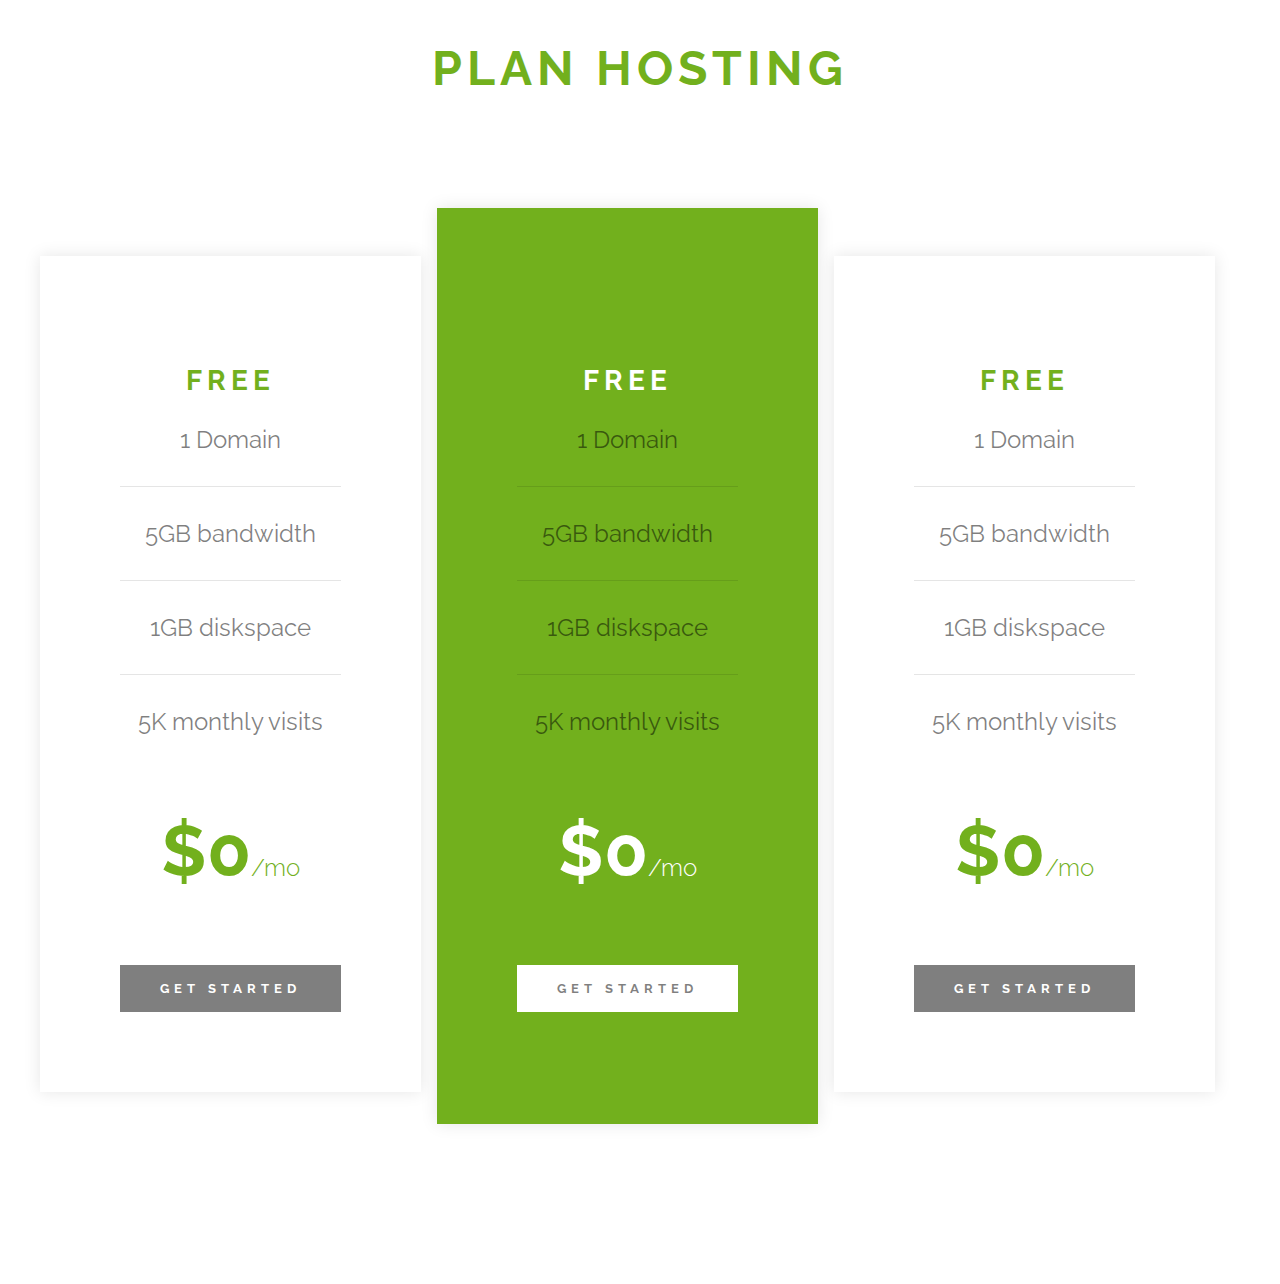
<file: 03-pricing-table/index.html>
<!DOCTYPE html>
<html lang="en">
<head>
  <meta charset="UTF-8">
  <meta name="viewport" content="width=device-width, initial-scale=1.0">
  <meta http-equiv="X-UA-Compatible" content="ie=edge">
  <link rel="stylesheet" href="css/style.css">
  <title>Pricing Table</title>
</head>
<body>
  <section class="pricing">
    <h2>Plan Hosting</h2>
    <div class="prices">

      <div class="price"> <!-- PRICE ONE -->
        <h3 class="price__title">Free</h3>
        <ul class="price__list">
          <li class="price__list-item">1 Domain</li>
          <li class="price__list-item">5GB bandwidth</li>
          <li class="price__list-item">1GB diskspace</li>
          <li class="price__list-item">5K monthly visits</li>
        </ul>
        <p class="price__cost">$0<span>/mo</span></p>
        <a href="#" class="btn">Get started</a>
      </div>

      <div class="price price--accent"> <!-- PRICE TWO -->
          <h3 class="price__title">Free</h3>
          <ul class="price__list">
            <li class="price__list-item">1 Domain</li>
            <li class="price__list-item">5GB bandwidth</li>
            <li class="price__list-item">1GB diskspace</li>
            <li class="price__list-item">5K monthly visits</li>
          </ul>
          <p class="price__cost">$0<span>/mo</span></p>
          <a href="#" class="btn btn--accent">Get started</a>
        </div>

        <div class="price"> <!-- PRICE Three -->
            <h3 class="price__title">Free</h3>
            <ul class="price__list">
              <li class="price__list-item">1 Domain</li>
              <li class="price__list-item">5GB bandwidth</li>
              <li class="price__list-item">1GB diskspace</li>
              <li class="price__list-item">5K monthly visits</li>
            </ul>
            <p class="price__cost">$0<span>/mo</span></p>
            <a href="#" class="btn">Get started</a>
          </div>
    </div>
  </section>
</body>
</html>
</file>
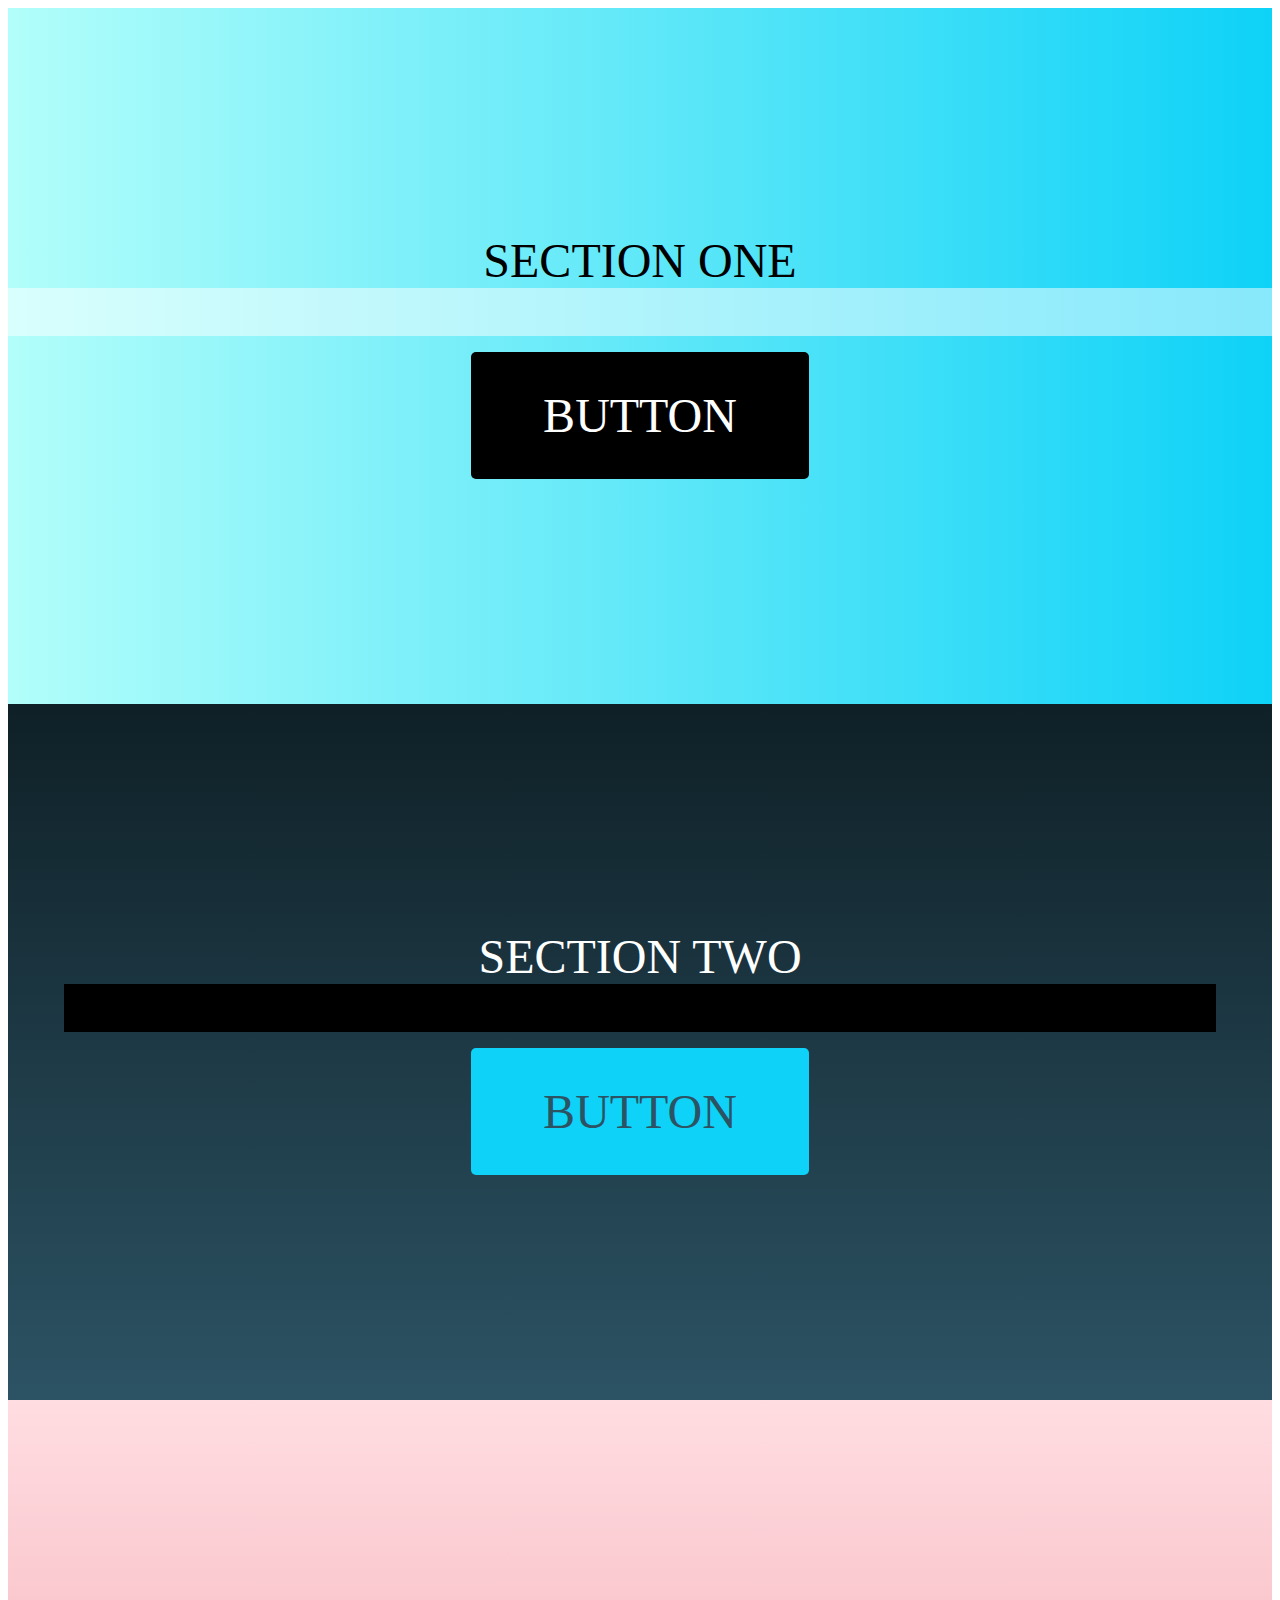
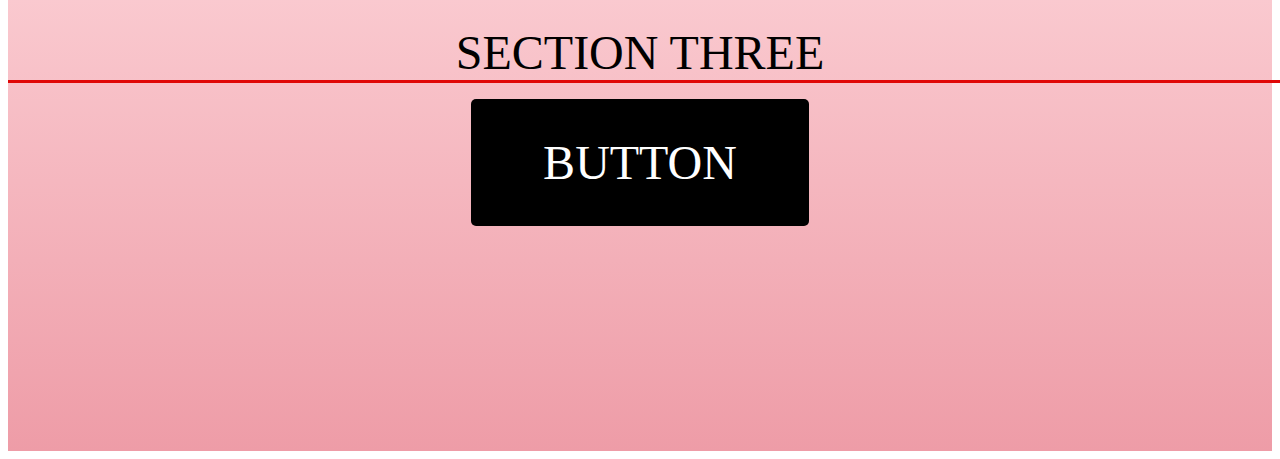
<file: 04 - Mixins/index.html>
<!DOCTYPE html>
<html lang="en">
<head>
  <meta charset="UTF-8">
  <meta name="viewport" content="width=device-width, initial-scale=1.0">
  <meta http-equiv="X-UA-Compatible" content="ie=edge">
  <title>Mixin Challenge</title>
  <link rel="stylesheet" href="css/styles.css">
</head>
<body>
  <div class="section-one">
    <div class="title">Section One</div>
    <a href="#" class="button-one">button</a>
  </div>

  <div class="section-two">
    <div class="title">Section Two</div>
    <a href="#" class="button-two">button</a>
  </div>

  <div class="section-three">
    <div class="title">Section Three</div>
    <a href="#" class="button-three">button</a>
  </div>
</body>
</html>
</file>
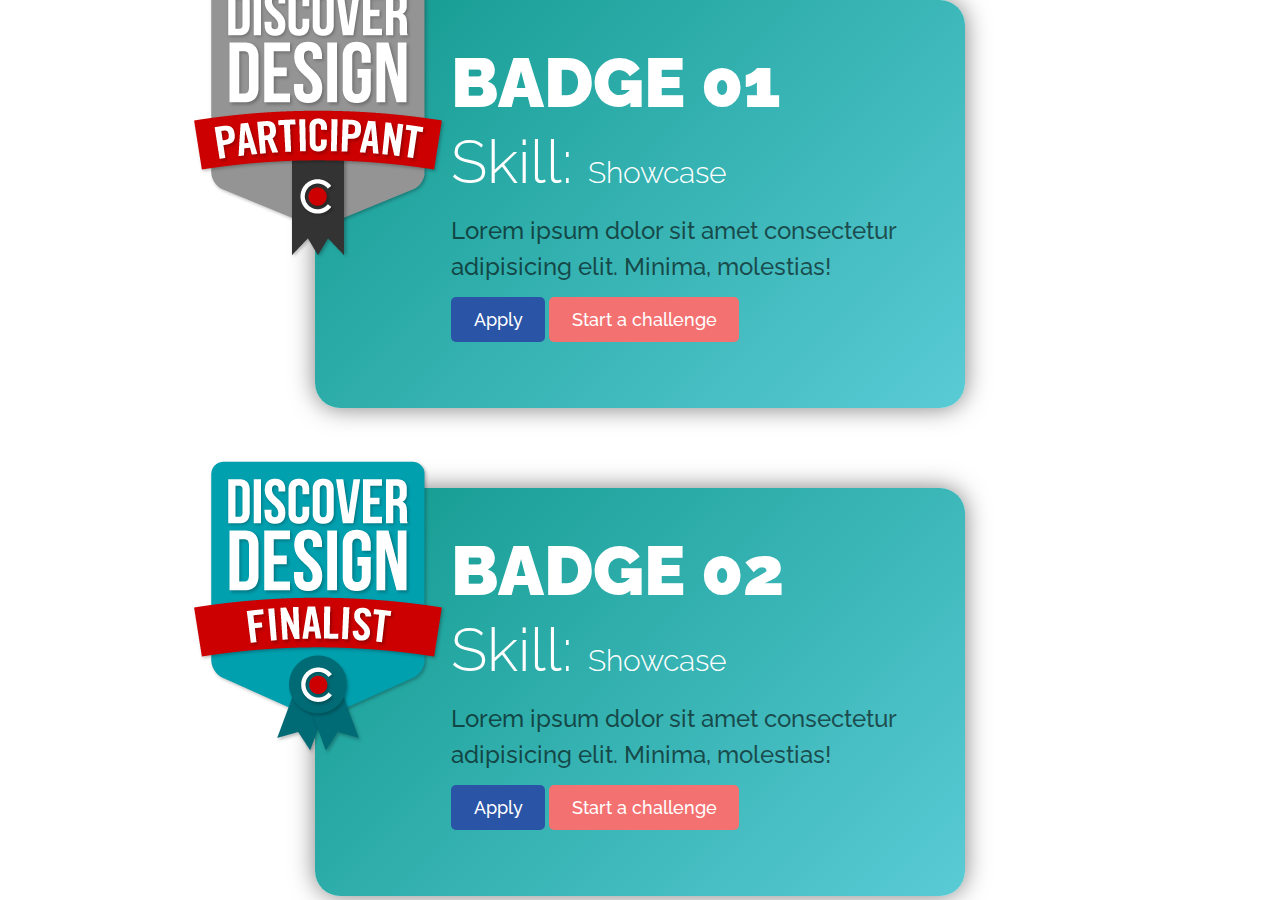
<file: 05-ecommerce-card/index.html>
<!DOCTYPE html>
<html lang="en">
<head>
  <meta charset="UTF-8">
  <meta name="viewport" content="width=device-width, initial-scale=1.0">
  <meta http-equiv="X-UA-Compatible" content="ie=edge">
  <link rel="stylesheet" href="css/styles.css">
  <title>Card Commerce</title>
</head>
<body>
  <div class="card">
    <h2 class="card__title">Badge 01</h2>
    <img src="img/DD_Participant.png" alt="" class="card__image">
    <p class="card__price">Skill: <span>Showcase</span></p>
    <p class="card__desc">Lorem ipsum dolor sit amet consectetur adipisicing elit. Minima, molestias!</p>
    <a href="#" class="btn btn--accent">Apply</a>
    <a href="#" class="btn">Start a challenge</a>
  </div>

  <div class="card">
    <h2 class="card__title">Badge 02</h2>
    <img src="img/DD_Finalist.png" alt="" class="card__image">
    <p class="card__price">Skill: <span>Showcase</span></p>
    <p class="card__desc">Lorem ipsum dolor sit amet consectetur adipisicing elit. Minima, molestias!</p>
    <a href="#" class="btn btn--accent">Apply</a>
    <a href="#" class="btn">Start a challenge</a>
  </div>
</body>
</html>
</file>
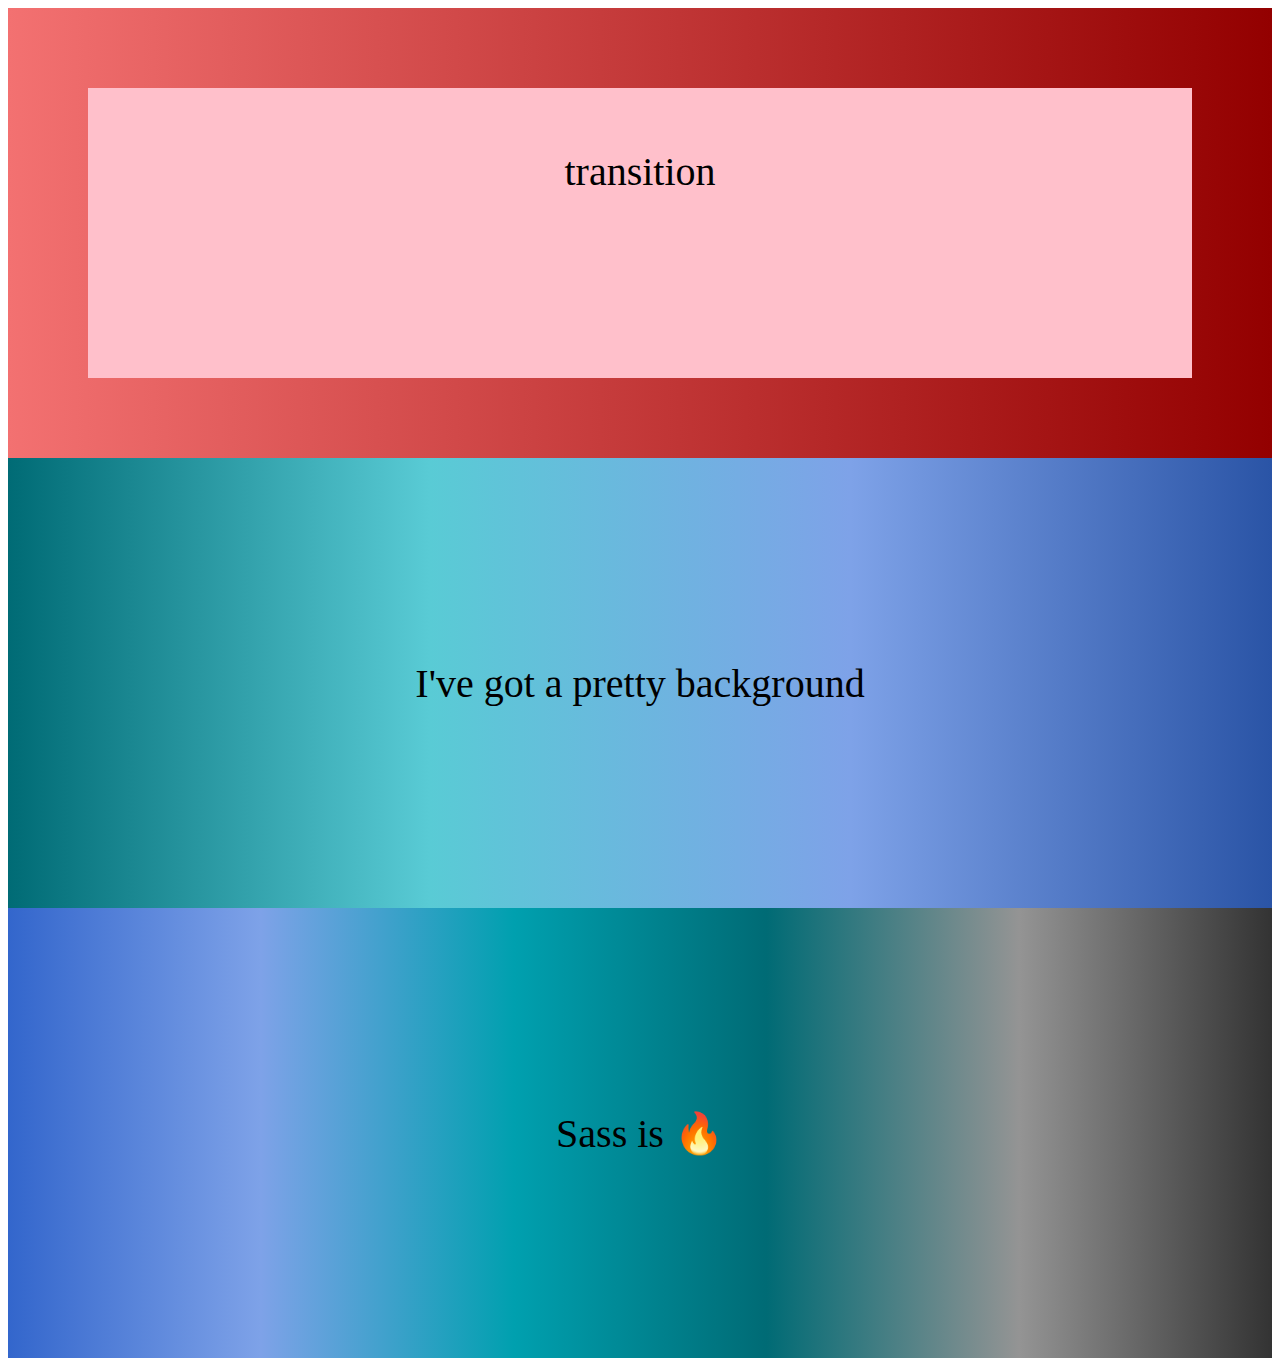
<file: 07-mixin-part-deux/index.html>
<!DOCTYPE html>
<html lang="en">
<head>
  <meta charset="UTF-8">
  <meta name="viewport" content="width=device-width, initial-scale=1.0">
  <meta http-equiv="X-UA-Compatible" content="ie=edge">
  <link rel="stylesheet" href="css/style.css">
  <title>MIXIN PART DEUX!!</title>
</head>
<body>
  <section class="challenge-part-one"> <div class="transition-box">
    <p>transition</p> </div>
    </section>
    <section class="challenge-part-two">
    I've got a pretty background
    </section>
    <section class="challenge-part-three">
    Sass is &#x1F525;
    </section>
</body>
</html>

<!-- 

  1. Create 3 lists 
    1.1 - 2 colors
    1.2 - 4 colors
    1.3 - 6 colors
  2. Create @mixin gradient(args...) 
    2.1 - accepts as many arguments as you want
    2.2 - outputs a gradient

-->
</file>
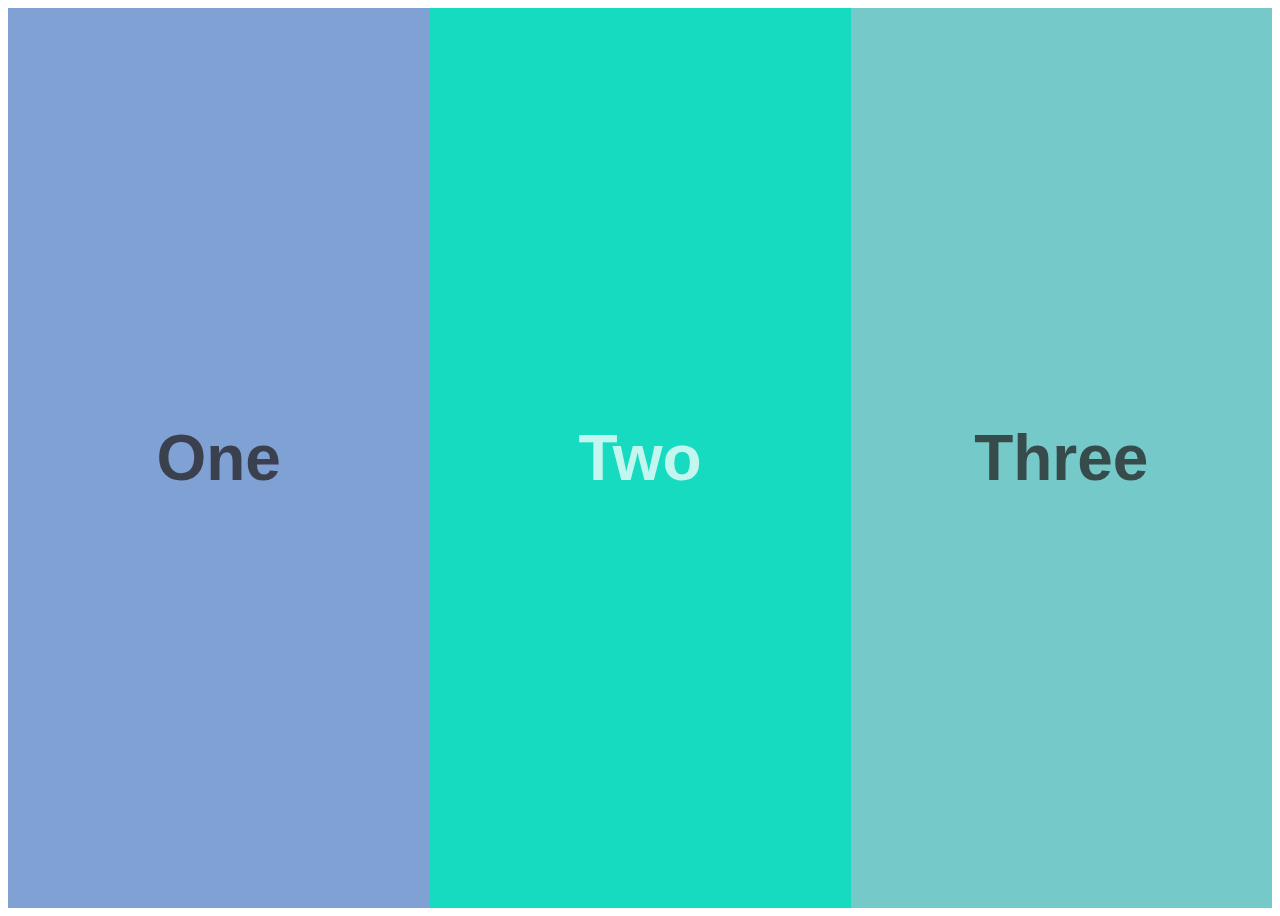
<file: 09-FUNCTIONS/index.html>
<!DOCTYPE html>
<html lang="en">
<head>
  <meta charset="UTF-8">
  <meta name="viewport" content="width=device-width, initial-scale=1.0">
  <meta http-equiv="X-UA-Compatible" content="ie=edge">
  <title>@function</title>
  <link rel="stylesheet" href="css/style.css">
</head>
<body>
  
  <div class="one">One</div>
  <div class="two">Two</div>
  <div class="three">Three</div>

</body>
</html>
</file>
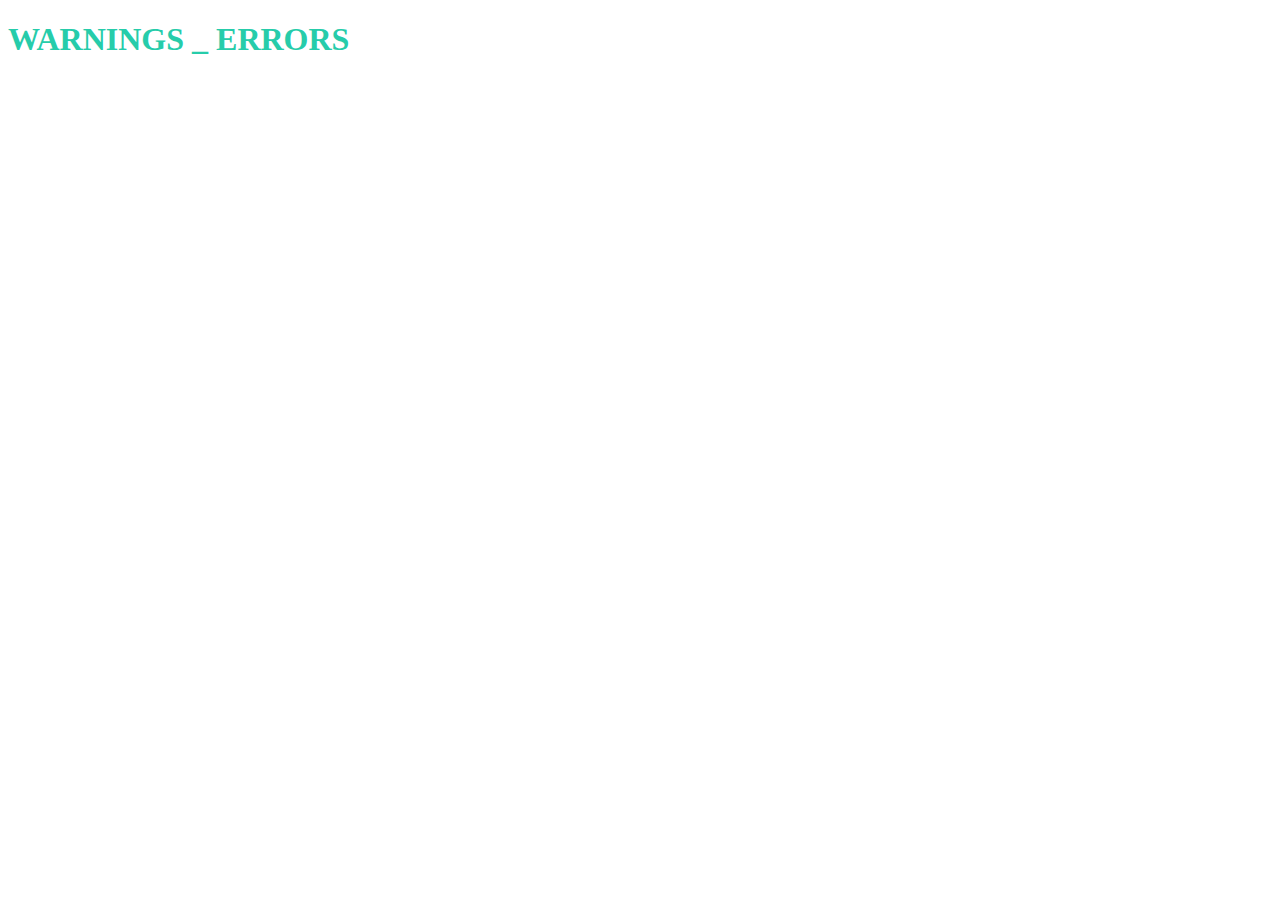
<file: 10-WARNINGS_ERRORS/index.html>
<!DOCTYPE html>
<html lang="en">
<head>
  <meta charset="UTF-8">
  <meta name="viewport" content="width=device-width, initial-scale=1.0">
  <meta http-equiv="X-UA-Compatible" content="ie=edge">
  <link rel="stylesheet" href="css/style.css">
  <title>WARNINGS + ERRORS</title>
</head>
<body>
  <h1>WARNINGS _ ERRORS</h1>
</body>
</html>
</file>
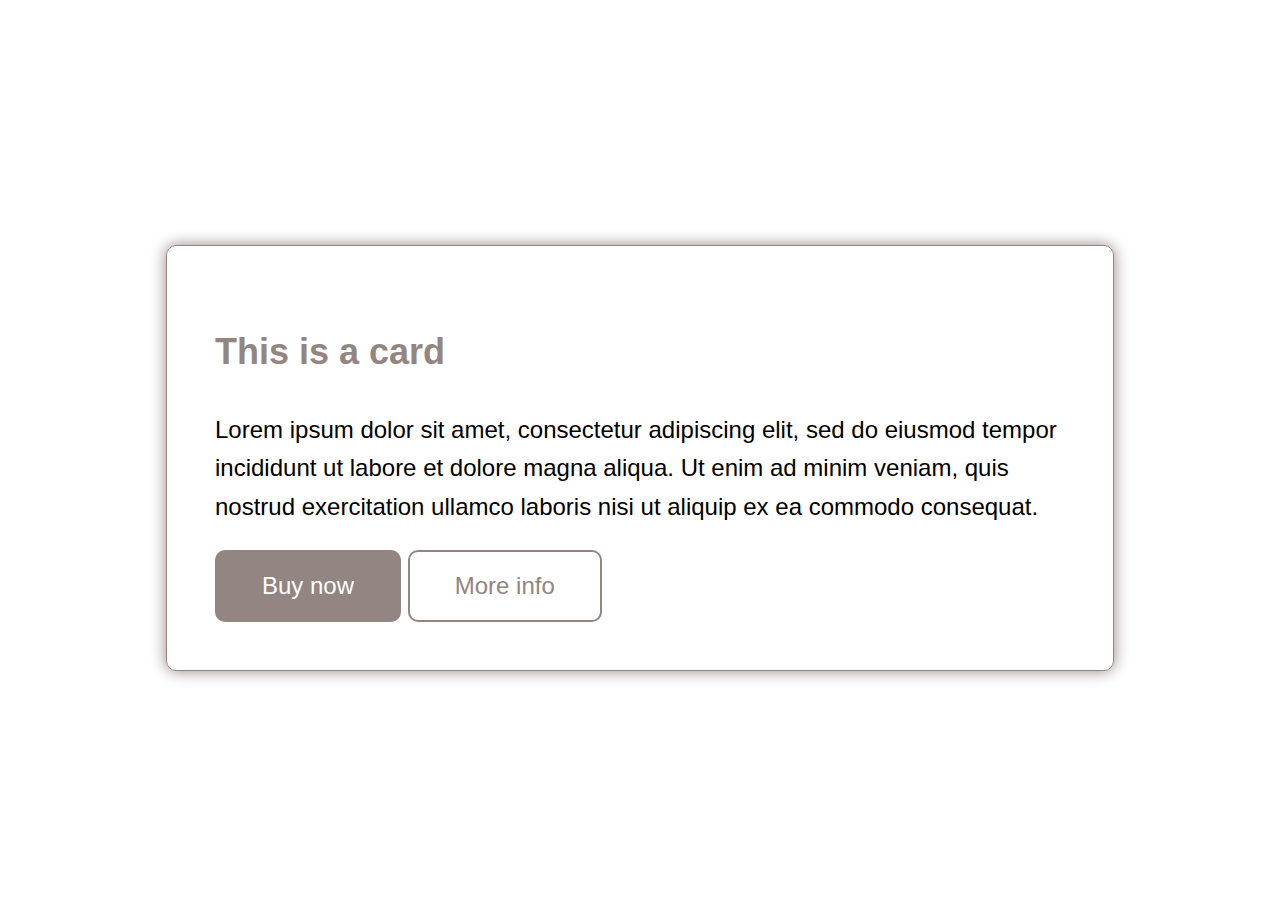
<file: 02-Variables/variables-codealong/index.html>
<!DOCTYPE html>
<html lang="en">
<head>
  <meta charset="UTF-8">
  <meta name="viewport" content="width=device-width, initial-scale=1.0">
  <meta http-equiv="X-UA-Compatible" content="ie=edge">
  <link rel="stylesheet" href="css/variable-challenge.css">
  <title>Variables Challenge</title>
</head>
<body>
  <div class="card">
    <h2 class="card__title">This is a card</h2>
    <p class="card__text">Lorem ipsum dolor sit amet, consectetur adipiscing elit, sed do eiusmod tempor incididunt ut labore et dolore magna aliqua. Ut enim ad minim veniam, quis nostrud exercitation ullamco laboris nisi ut aliquip ex ea commodo consequat.</p>
    <a href="#" class="btn btn__primary">Buy now</a>
    <a href="#" class="btn btn__outline">More info</a>
  </div>

</body>
</html>
</file>
<file: 03-pricing-table/css/style.css>
@import url("https://fonts.googleapis.com/css?family=Raleway:300,400,700");
.btn {
  display: inline-block;
  padding: 1rem 2.5rem;
  background: rgba(0, 0, 0, 0.5);
  font-weight: bold;
  font-size: small;
  letter-spacing: 5px;
  color: #fff;
  text-transform: uppercase;
  text-decoration: none;
  -webkit-transition: all ease-out 200ms;
  transition: all ease-out 200ms;
}

.btn:hover {
  -webkit-box-shadow: 0 0 1rem rgba(0, 0, 0, 0.1);
          box-shadow: 0 0 1rem rgba(0, 0, 0, 0.1);
  background: #72b01d;
  -webkit-transform: scale(1.22);
          transform: scale(1.22);
}

.btn--accent {
  background: #fff;
  color: rgba(0, 0, 0, 0.5);
}

.btn--accent:hover {
  background: rgba(0, 0, 0, 0.5);
  color: #fff;
}

* {
  -webkit-box-sizing: border-box;
          box-sizing: border-box;
}

body {
  margin: 0;
  font-family: "Raleway", sans-serif;
  font-size: 1.5rem;
  color: rgba(0, 0, 0, 0.5);
}

h2 {
  font-size: 3rem;
  color: #72b01d;
  letter-spacing: 5px;
  text-transform: uppercase;
}

.pricing {
  text-align: center;
}

.prices {
  margin: 10rem auto;
  max-width: 1200px;
  display: -webkit-box;
  display: -ms-flexbox;
  display: flex;
  -webkit-box-align: start;
      -ms-flex-align: start;
          align-items: flex-start;
}

.price {
  background: #fff;
  -webkit-box-shadow: 0 0 1rem rgba(0, 0, 0, 0.1);
          box-shadow: 0 0 1rem rgba(0, 0, 0, 0.1);
  padding: 5rem;
}

.price + .price {
  margin-left: 1rem;
}

.price__title {
  color: #72b01d;
  letter-spacing: 5px;
  text-transform: uppercase;
}

.price__list {
  margin: 0;
  padding: 0;
  list-style: none;
}

.price__list-item:not(:last-of-type)::after {
  content: '';
  display: block;
  height: 1px;
  background: rgba(0, 0, 0, 0.1);
  margin: 2rem 0;
}

.price__cost {
  font-size: 4.5rem;
  font-weight: 700;
  color: #72b01d;
}

.price__cost span {
  font-size: 1.5rem;
  font-weight: 300;
}

.price--accent {
  background: #72b01d;
  padding-top: 8rem;
  padding-bottom: 7rem;
  margin-top: -3rem;
}

.price--accent .price__title,
.price--accent .price__cost {
  color: #fff;
}
/*# sourceMappingURL=style.css.map */
</file>
<file: 04 - Mixins/css/styles.css>
body {
  font-size: 3rem;
}

.section-one,
.section-two,
.section-three {
  text-align: center;
  padding: 25vh 0;
  text-transform: uppercase;
}

.section-one {
  background: -webkit-gradient(linear, left top, right top, from(#B2FEFA), to(#0ED2F7));
  background: linear-gradient(90deg, #B2FEFA, #0ED2F7);
}

.section-one .title::after {
  display: block;
  content: '';
  margin: 0 auto;
  width: 100vw;
  height: 1em;
  background-color: rgba(255, 255, 255, 0.5);
}

.section-one .button-one {
  padding: .75em 1.5em;
  text-transform: uppercase;
  text-decoration: none;
  display: inline-block;
  color: white;
  background-color: black;
  margin-top: 1rem;
  border-radius: 5px;
}

.section-one .button-one:hover {
  color: black;
  background: white;
}

.section-two {
  background: -webkit-gradient(linear, left top, left bottom, from(#0F2027), to(#2C5364));
  background: linear-gradient(to bottom, #0F2027, #2C5364);
  color: white;
}

.section-two .title::after {
  display: block;
  content: '';
  margin: 0 auto;
  width: 90vw;
  height: 1em;
  background-color: black;
}

.section-two .button-two {
  padding: .75em 1.5em;
  text-transform: uppercase;
  text-decoration: none;
  display: inline-block;
  color: #2C5364;
  background-color: #0ED2F7;
  margin-top: 1rem;
  border-radius: 5px;
}

.section-two .button-two:hover {
  color: black;
  background: white;
}

.section-three {
  background: -webkit-gradient(linear, left bottom, left top, from(#ee9ca7), to(#ffdde1));
  background: linear-gradient(to top, #ee9ca7, #ffdde1);
}

.section-three .title::after {
  display: block;
  content: '';
  margin: 0 auto;
  width: 100vw;
  height: 3px;
  background-color: #e00808;
}

.section-three .button-three {
  padding: .75em 1.5em;
  text-transform: uppercase;
  text-decoration: none;
  display: inline-block;
  color: white;
  background-color: black;
  margin-top: 1rem;
  border-radius: 5px;
}

.section-three .button-three:hover {
  color: black;
  background: white;
}
/*# sourceMappingURL=styles.css.map */
</file>
<file: 05-ecommerce-card/css/styles.css>
@import url("https://fonts.googleapis.com/css?family=Raleway:300,500,900");
* {
  margin: 0;
  padding: 0;
  -webkit-box-sizing: border-box;
          box-sizing: border-box;
}

body {
  height: 100vh;
  display: -webkit-box;
  display: -ms-flexbox;
  display: flex;
  -webkit-box-orient: vertical;
  -webkit-box-direction: normal;
      -ms-flex-direction: column;
          flex-direction: column;
  -webkit-box-pack: space-evenly;
      -ms-flex-pack: space-evenly;
          justify-content: space-evenly;
  -webkit-box-align: center;
      -ms-flex-align: center;
          align-items: center;
}

.card {
  -webkit-box-flex: 0;
      -ms-flex: 0 1;
          flex: 0 1;
  width: 650px;
  background: #59CBD5;
  background: linear-gradient(-45deg, #59CBD5, #11998e);
  padding: 3em 3em 3em 8.5em;
  border-radius: 25px;
  -webkit-box-shadow: 0 0 25px 0 rgba(0, 0, 0, 0.5);
          box-shadow: 0 0 25px 0 rgba(0, 0, 0, 0.5);
  position: relative;
  margin-bottom: 5em;
}

.card__image {
  position: absolute;
  left: -9.25em;
  top: -2em;
}

.card__title {
  font-size: 69px;
  font-weight: 900;
  color: white;
  line-height: 1;
  font-family: "Raleway", sans-serif;
  text-transform: uppercase;
}

.card__price {
  font-size: 60px;
  font-weight: 300;
  color: white;
  line-height: 1.5;
  font-family: "Raleway", sans-serif;
  margin-bottom: .1em;
}

.card__price span {
  font-size: 30px;
}

.card__desc {
  font-size: 24px;
  font-weight: 500;
  color: rgba(0, 0, 0, 0.6);
  line-height: 1.5;
  font-family: "Raleway", sans-serif;
  margin-bottom: .5em;
}

.btn {
  display: inline-block;
  text-decoration: none;
  padding: 0.5em 1.25em;
  color: white;
  background: #F37171;
  font-size: 18px;
  font-weight: 500;
  color: white;
  line-height: 1.5;
  font-family: "Raleway", sans-serif;
  border-radius: 5px;
  -webkit-transition: -webkit-box-shadow ease-out 300ms;
  transition: -webkit-box-shadow ease-out 300ms;
  transition: box-shadow ease-out 300ms;
  transition: box-shadow ease-out 300ms, -webkit-box-shadow ease-out 300ms;
  margin-bottom: 1em;
}

.btn:hover {
  -webkit-box-shadow: 0 0 10px 0 rgba(0, 0, 0, 0.5);
          box-shadow: 0 0 10px 0 rgba(0, 0, 0, 0.5);
}

.btn--accent {
  display: inline-block;
  text-decoration: none;
  padding: 0.5em 1.25em;
  color: white;
  background: #2A54A6;
}
/*# sourceMappingURL=styles.css.map */
</file>
<file: 07-mixin-part-deux/css/style.css>
section {
  height: 50vh;
  position: relative;
  display: -webkit-box;
  display: -ms-flexbox;
  display: flex;
  -webkit-box-align: center;
      -ms-flex-align: center;
          align-items: center;
  -webkit-box-pack: center;
      -ms-flex-pack: center;
          justify-content: center;
  font-size: 2.5rem;
}

.transition-box {
  background: pink;
  padding: .5em;
  position: absolute;
  text-align: center;
  top: 2em;
  bottom: 2em;
  left: 2em;
  right: 2em;
  -webkit-transition: right 500ms ease-out, background 1000ms ease-in;
  transition: right 500ms ease-out, background 1000ms ease-in;
}

.transition-box:hover {
  background: lightblue;
  right: 50%;
}

.challenge-part-one {
  background: -webkit-gradient(linear, right top, left top, from(#930000), to(#F37171));
  background: linear-gradient(270deg, #930000, #F37171);
}

.challenge-part-two {
  background: -webkit-gradient(linear, left top, right top, from(#006B75), color-stop(#59CBD5), color-stop(#7EA2E8), to(#2A54A6));
  background: linear-gradient(90deg, #006B75, #59CBD5, #7EA2E8, #2A54A6);
}

.challenge-part-three {
  background: -webkit-gradient(linear, right top, left top, from(#333), color-stop(#949494), color-stop(#006B75), color-stop(#00A0AF), color-stop(#7EA2E8), to(#3366CC));
  background: linear-gradient(to left, #333, #949494, #006B75, #00A0AF, #7EA2E8, #3366CC);
}
/*# sourceMappingURL=style.css.map */
</file>
<file: 09-FUNCTIONS/css/style.css>
body {
  display: -webkit-box;
  display: -ms-flexbox;
  display: flex;
  height: 100vh;
}

.one, .two, .three {
  -webkit-box-flex: 1;
      -ms-flex: 1;
          flex: 1;
  display: -ms-grid;
  display: grid;
  place-items: center;
  font-size: 4rem;
  font-weight: bold;
  font-family: sans-serif;
}

.one {
  background: #80A1D4;
  color: rgba(35, 32, 32, 0.75);
}

.two {
  background: #17dbc1;
  color: rgba(255, 255, 255, 0.75);
}

.three {
  background: #75C9C8;
  color: rgba(35, 32, 32, 0.75);
}
/*# sourceMappingURL=style.css.map */
</file>
<file: 10-WARNINGS_ERRORS/css/style.css>
body {
  color: #26ccaa;
  background: color;
}
/*# sourceMappingURL=style.css.map */
</file>
<file: 02-Variables/variables-codealong/css/variable-challenge.css>
/* =|=|=|=|=|=|=|=|=|=|=|=|=|=|=|=|=|=|=|=|=|

   Colors you can use:
   #938581  #75C9C8  #FCFFFD

=|=|=|=|=|=|=|=|=|=|=|=|=|=|=|=|=|=|=|=|=|=|

   All colors, the box-shadow, and the border-radius
   must be set-up as variables.

=|=|=|=|=|=|=|=|=|=|=|=|=|=|=|=|=|=|=|=|=|=| */
* {
  -webkit-box-sizing: border-box;
          box-sizing: border-box;
}

body {
  font-size: 24px;
  font-family: sans-serif;
  line-height: 1.6;
  /* this is being used to center the card on the screen */
  display: -webkit-box;
  display: -ms-flexbox;
  display: flex;
  height: 100vh;
  -webkit-box-pack: center;
      -ms-flex-pack: center;
          justify-content: center;
  -webkit-box-align: center;
      -ms-flex-align: center;
          align-items: center;
}

.card {
  width: 75%;
  padding: 2em;
  border: 1px solid #938581;
  border-radius: 10px;
  -webkit-box-shadow: 0 0 15px #938581;
          box-shadow: 0 0 15px #938581;
}

.card__title {
  color: #938581;
}

.btn {
  display: inline-block;
  padding: 15px 45px;
  text-decoration: none;
  -webkit-transition: background-color 150ms, -webkit-box-shadow 150ms;
  transition: background-color 150ms, -webkit-box-shadow 150ms;
  transition: box-shadow 150ms, background-color 150ms;
  transition: box-shadow 150ms, background-color 150ms, -webkit-box-shadow 150ms;
  /* button styles start here */
  /* button styles end here */
}

.btn__primary {
  color: #FCFFFD;
  border: 2px solid #938581;
  background: #938581;
  border-radius: 10px;
}

.btn__primary:hover {
  background: #75C9C8;
  border-color: #75C9C8;
  -webkit-box-shadow: 0 0 15px #938581;
          box-shadow: 0 0 15px #938581;
}

.btn__outline {
  border: 2px solid #938581;
  border-radius: 10px;
  color: #938581;
}

.btn__outline:hover {
  background: #75C9C8;
  border-color: #75C9C8;
  -webkit-box-shadow: 0 0 15px #938581;
          box-shadow: 0 0 15px #938581;
  color: #FCFFFD;
}
/*# sourceMappingURL=variable-challenge.css.map */
</file>
